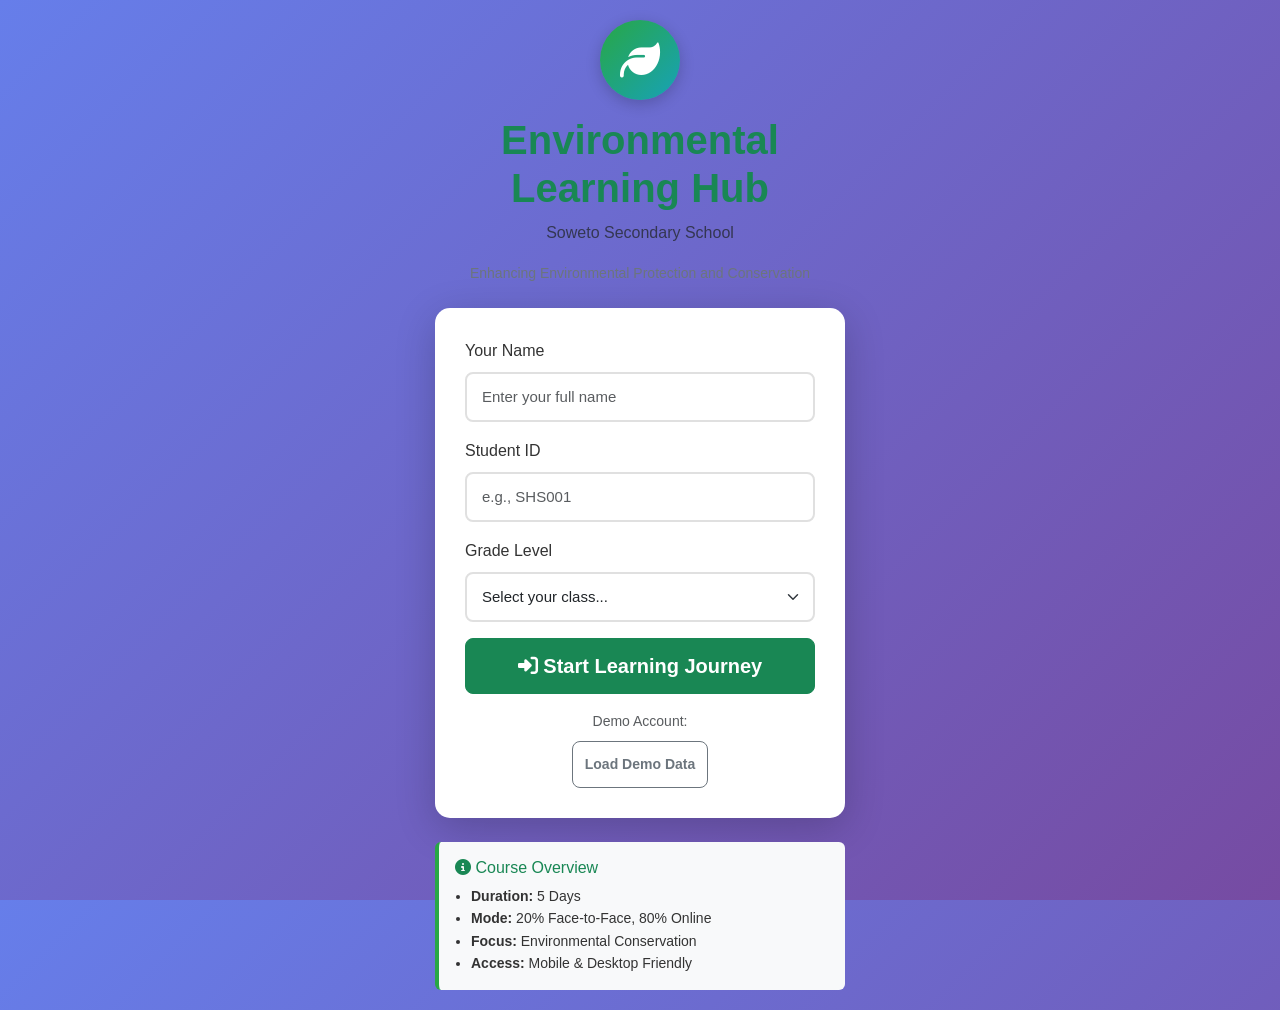
<file: index.html>
<!DOCTYPE html>
<html lang="en">

<head>
    <meta charset="UTF-8">
    <meta name="viewport" content="width=device-width, initial-scale=1.0">
    <title>Environmental LMS - Soweto Secondary School</title>
    <link href="https://cdn.jsdelivr.net/npm/bootstrap@5.3.0/dist/css/bootstrap.min.css" rel="stylesheet">
    <link href="https://cdnjs.cloudflare.com/ajax/libs/font-awesome/6.4.0/css/all.min.css" rel="stylesheet">
    <link href="css/style.min.css" rel="stylesheet">
</head>

<body class="login-page">
    <a href="#content" class="visually-hidden-focusable skip-link">Skip to content</a>
    <div class="container-fluid min-vh-100 d-flex align-items-center justify-content-center" role="main" id="content">
        <div class="login-container">
            <!-- Logo & Title -->
            <div class="text-center mb-4">
                <div class="logo-circle mb-3">
                    <i class="fas fa-leaf"></i>
                </div>
                <h1 class="fw-bold text-success">Environmental Learning Hub</h1>
                <p class="text-muted">Soweto Secondary School</p>
                <p class="small text-secondary">Enhancing Environmental Protection and Conservation</p>
            </div>

            <!-- Login Form -->
            <div class="login-form">
                <form id="loginForm">
                    <div class="mb-3">
                        <label for="studentName" class="form-label">Your Name</label>
                        <input type="text" class="form-control form-control-lg" id="studentName"
                            placeholder="Enter your full name" required>
                    </div>
                    <div class="mb-3">
                        <label for="studentID" class="form-label">Student ID</label>
                        <input type="text" class="form-control form-control-lg" id="studentID"
                            placeholder="e.g., SHS001" required>
                    </div>
                    <div class="mb-3">
                        <label for="gradeLevel" class="form-label">Grade Level</label>
                        <select class="form-select form-select-lg" id="gradeLevel" required>
                            <option value="">Select your class...</option>
                            <option value="form1">Form 1</option>
                            <option value="form2">Form 2</option>
                            <option value="form3">Form 3</option>
                            <option value="form4">Form 4</option>
                            <option value="form5">Form 5</option>
                        </select>
                    </div>
                    <button type="submit" class="btn btn-success btn-lg w-100 mb-3">
                        <i class="fas fa-sign-in-alt" aria-hidden="true"></i> Start Learning Journey
                    </button>
                </form>

                <!-- Demo Login -->
                <div class="text-center">
                    <p class="text-muted small mb-2">Demo Account:</p>
                    <button type="button" class="btn btn-outline-secondary btn-sm" id="demoBtn"
                        aria-label="Load demo data">
                        Load Demo Data
                    </button>
                </div>
            </div>

            <!-- Course Info -->
            <div class="course-info mt-4 p-3 bg-light rounded">
                <h6 class="text-success mb-2"><i class="fas fa-info-circle"></i> Course Overview</h6>
                <ul class="small mb-0 ps-3">
                    <li><strong>Duration:</strong> 5 Days</li>
                    <li><strong>Mode:</strong> 20% Face-to-Face, 80% Online</li>
                    <li><strong>Focus:</strong> Environmental Conservation</li>
                    <li><strong>Access:</strong> Mobile & Desktop Friendly</li>
                </ul>
            </div>
        </div>
    </div>

    <script src="https://cdn.jsdelivr.net/npm/bootstrap@5.3.0/dist/js/bootstrap.bundle.min.js"></script>
    <script src="js/localStorage.js" defer></script>
    <script src="js/main.js" defer></script>
</body>

</html>
</file>
<file: css/style.min.css>
:root{--primary-color:#28a745;--secondary-color:#17a2b8;--danger-color:#dc3545;--warning-color:#ffc107;--success-color:#28a745;--dark-bg:#1a1a1a;--light-bg:#f8f9fa;--card-shadow:0 2px 8px rgba(0,0,0,.1);--transition:all .3s ease}*{box-sizing:border-box}html,body{height:100%;scroll-behavior:smooth}body{font-family:-apple-system,BlinkMacSystemFont,'Segoe UI',Roboto,'Helvetica Neue',Arial,sans-serif;background-color:var(--light-bg);color:#333;line-height:1.6}.login-page{background:linear-gradient(135deg,#667eea 0%,#764ba2 100%);min-height:100vh}.login-container{width:100%;max-width:450px;padding:20px}.logo-circle{width:80px;height:80px;margin:0 auto;border-radius:50%;background:linear-gradient(135deg,var(--primary-color),var(--secondary-color));display:flex;align-items:center;justify-content:center;font-size:40px;color:#fff;box-shadow:0 4px 15px rgba(0,0,0,.2)}.login-form{background:#fff;padding:30px;border-radius:15px;box-shadow:0 10px 40px rgba(0,0,0,.2);margin:20px 0}.login-form .form-control,.login-form .form-select{border:2px solid #e0e0e0;border-radius:8px;padding:12px 15px;font-size:15px;transition:var(--transition)}.login-form .form-control:focus,.login-form .form-select:focus{border-color:var(--primary-color);box-shadow:0 0 0 .2rem rgba(40,167,69,.25)}.login-form .btn{border-radius:8px;font-weight:600;padding:12px;transition:var(--transition)}.login-form .btn:hover{transform:translateY(-2px);box-shadow:0 5px 15px rgba(40,167,69,.3)}.course-info{border-left:4px solid var(--primary-color)}.dashboard-page{background-color:var(--light-bg)}.sidebar{background:linear-gradient(180deg,var(--dark-bg) 0%,#2d2d2d 100%);min-height:100vh;position:sticky;top:0;overflow-y:auto;z-index:100}.logo-circle-small{width:50px;height:50px;border-radius:50%;background:var(--primary-color);display:flex;align-items:center;justify-content:center;font-size:24px;color:#fff}.sidebar h5{color:#fff;font-weight:700}.sidebar .nav-link{color:#aaa!important;padding:12px 15px;border-radius:8px;margin-bottom:5px;transition:var(--transition);font-size:14px;display:flex;align-items:center;gap:10px}.sidebar .nav-link:hover{background-color:rgba(40,167,69,.1);color:#fff!important}.sidebar .nav-link.active{background:var(--primary-color);color:#fff!important}.sidebar .nav-link i{width:20px;text-align:center}.header-section{border-bottom:2px solid #e0e0e0;padding-bottom:20px}#pageTitle{color:#1a1a1a;font-size:clamp(24px,5vw,32px)}#userGreeting{font-size:14px}.stat-card{border-radius:12px;padding:20px;display:flex;align-items:center;gap:15px;box-shadow:var(--card-shadow);transition:var(--transition);cursor:pointer}.stat-card:hover{transform:translateY(-5px);box-shadow:0 8px 20px rgba(0,0,0,.15)}.stat-icon{font-size:32px;opacity:.9}.stat-content h6{font-size:12px;font-weight:600;margin-bottom:5px;text-transform:uppercase;letter-spacing:.5px;opacity:.9}.stat-content p{font-size:24px;font-weight:700;margin:0}.card{border:1px solid #e0e0e0;border-radius:12px;box-shadow:var(--card-shadow);transition:var(--transition)}.card:hover{box-shadow:0 4px 15px rgba(0,0,0,.12)}.card-body{padding:20px}.card-title{color:#1a1a1a;font-weight:600;margin-bottom:15px}.quick-link{border:none;cursor:pointer;position:relative;overflow:hidden}.quick-link::before{content:'';position:absolute;top:0;left:0;right:0;bottom:0;background:linear-gradient(135deg,rgba(40,167,69,.05),transparent);opacity:0;transition:var(--transition)}.quick-link:hover::before{opacity:1}.quick-link:hover{transform:translateY(-3px)}.visually-hidden-focusable{position:absolute;left:-9999px;top:auto;width:1px;height:1px;overflow:hidden}.visually-hidden-focusable:focus,.skip-link:focus{position:fixed;left:10px;top:10px;width:auto;height:auto;padding:8px 12px;background:#fff;color:#000;border-radius:4px;box-shadow:0 4px 12px rgba(0,0,0,.15);z-index:9999}.quick-link:focus{outline:3px solid rgba(40,167,69,.45);outline-offset:3px}.progress{background-color:#e0e0e0;border-radius:10px;overflow:hidden}.progress-bar{background:linear-gradient(90deg,var(--primary-color),var(--secondary-color));transition:width .6s ease}.lesson-card{border-left:5px solid var(--primary-color);border-radius:8px;margin-bottom:15px;overflow:hidden;transition:var(--transition)}.lesson-card:hover{box-shadow:0 5px 15px rgba(40,167,69,.2)}.lesson-card.completed{border-left-color:var(--primary-color);background-color:rgba(40,167,69,.05)}.lesson-card.locked{border-left-color:#ccc;opacity:.6}.lesson-header{display:flex;align-items:center;justify-content:space-between;padding:15px 20px;background:rgba(40,167,69,.08)}.lesson-title{font-weight:600;color:#1a1a1a}.lesson-badge{display:inline-block;padding:5px 12px;border-radius:20px;font-size:12px;font-weight:600}.lesson-badge.new{background-color:var(--warning-color);color:#1a1a1a}.lesson-badge.completed{background-color:var(--primary-color);color:#fff}.lesson-content{padding:20px;background:#fff}.lesson-text{font-size:15px;line-height:1.8;color:#555;margin-bottom:15px}.reflection-prompt{background:rgba(23,162,184,.1);border-left:4px solid var(--secondary-color);padding:15px;border-radius:5px;margin:15px 0;font-style:italic;color:#555}.action-task{background:rgba(40,167,69,.05);border-left:4px solid var(--primary-color);padding:15px;border-radius:5px;margin:15px 0}.quiz-container{background:#fff;border-radius:12px;padding:25px;box-shadow:var(--card-shadow)}.quiz-header{border-bottom:2px solid #e0e0e0;padding-bottom:20px;margin-bottom:20px}.quiz-progress{display:flex;gap:5px}
</file>
